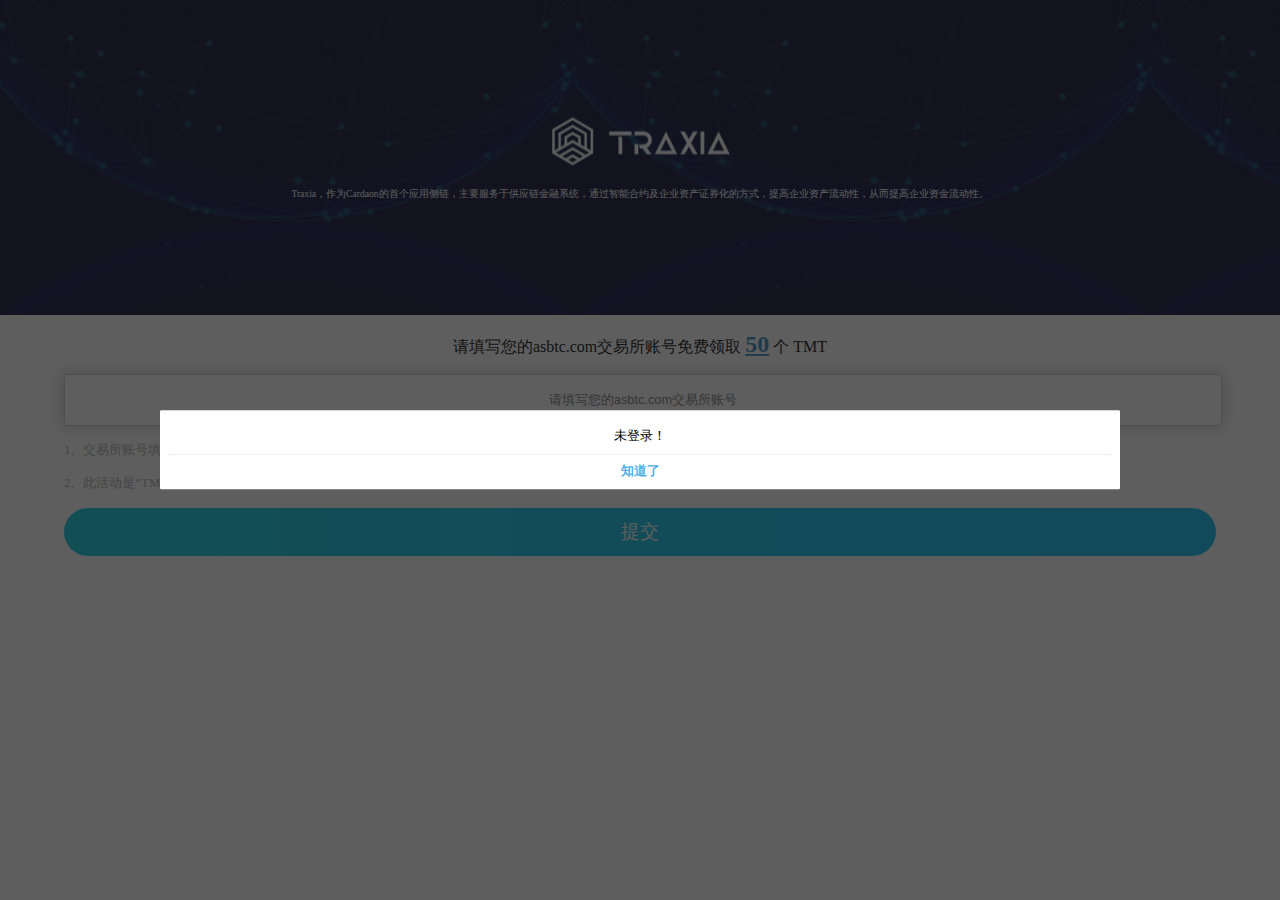
<file: index.html>
<!DOCTYPE html>
<html>
	<head>
		<meta charset="UTF-8">
		<meta name="viewport" content="initial-scale=1.0, maximum-scale=1.0, user-scalable=no" />
    	<meta name="screen-orientation"content="portrait" />
    	<meta name="x5-orientation"content="portrait" />
		<title>交易所账号绑定</title>
		<link rel="stylesheet" href="css/reset.css" />
    	<link rel="stylesheet" href="css/index.css" />
    	<link rel="stylesheet" href="css/alert_.css" />
		<style>
			
		</style>
	</head>
	<body>
		<div class="commonHeadPic textCenter">
			<div class="absoBox" id="picBox">
				<img src="img/logo_header.png" >
					<p class="colorWhite smallText" style="margin-top: 1rem;width: 100%;">Traxia，作为Cardaon的首个应用侧链，主要服务于供应链金融系统，通过智能合约及企业资产证券化的方式，提高企业资产流动性，从而提高企业资金流动性。</p>
			</div>
		</div>
		<div class="DSCBBox" style="padding-top: 0px;">
			<div class="commonContainer">
				<p class="textCenter midText" style="margin-top: 1rem;margin-bottom: 1rem;">
					请填写您的asbtc.com交易所账号免费领取
					<span class="bigText" style="color: #2e88bd;text-decoration: underline;font-weight: 600;">50</span>
					个 TMT
				</p>
				<input class="ethInput mismText" id="ethAdress" placeholder="请填写您的asbtc.com交易所账号">
				<!--<p class="colorFont mismText" style="margin-bottom: 1rem;">1、请勿使用任何交易平台钱包地址，需使用您自己掌握私钥的ERC20钱包地址，如imtoken</p>-->
				<p class="colorFont mismText" style="margin-bottom: 1rem;">1、交易所账号填写后不支持更改，请确认好填写的交易所账号信息准确</p>
				<p class="colorFont mismText" style="margin-bottom: 1rem;">2、此活动是“TMT项目方”为了增加项目知名度而联合“asbtc”一起发起的免费空投糖果活动，无任何收费行为</p>
				<button class="btnBigSize commonBtn colorWhite submitBtn upText" onclick="submit()">提交</button>
			</div>
		</div>
		
		
		<script type="text/javascript" src="js/jquery-1.10.1.min.js" ></script>
		<script type="text/javascript" src="js/alert.js" ></script>
		<script>
			if(!sessionStorage.getItem('vip_no')){
				alert_("未登录！")
				setTimeout(function(){
					window.location.href = "login.html";
				},1000)
			}
			
			
			function submit(){
				$(".submitBtn").attr("disabled","disabled")
				var ethAddr = $("#ethAdress").val()
				var vipNo = sessionStorage.getItem('vip_no')
				var reg = /^[A-Za-z0-9]+$/
				if(!ethAddr){
					alert_("请输入交易所账号！")
					$(".submitBtn").removeAttr("disabled")
					return false;
				}else if(!reg.test(ethAddr)){
					alert_("交易所账号不正确")
					$(".submitBtn").removeAttr("disabled")
					return false;
				}
				var parm = {
					vipNo: vipNo,
					ethAddr: ethAddr
				}
				$.ajax({
					type:"post",
					url: ajax_url() + "user/bindEthAddr",
					async:true,
					timeout:4000,
					data: parm,
					dataType: "json",
					success: function(data){
						console.log(data)
						if(data.code == "200"){
//							alert_(data.msg)
							setTimeout(function(){
								window.location.href = "copyAdress.html"
							},1000)
						}else {
							alert_(data.msg)
							$(".submitBtn").removeAttr("disabled")
						}
					}
				})	
			}
		</script>
	</body>
</html>
</file>
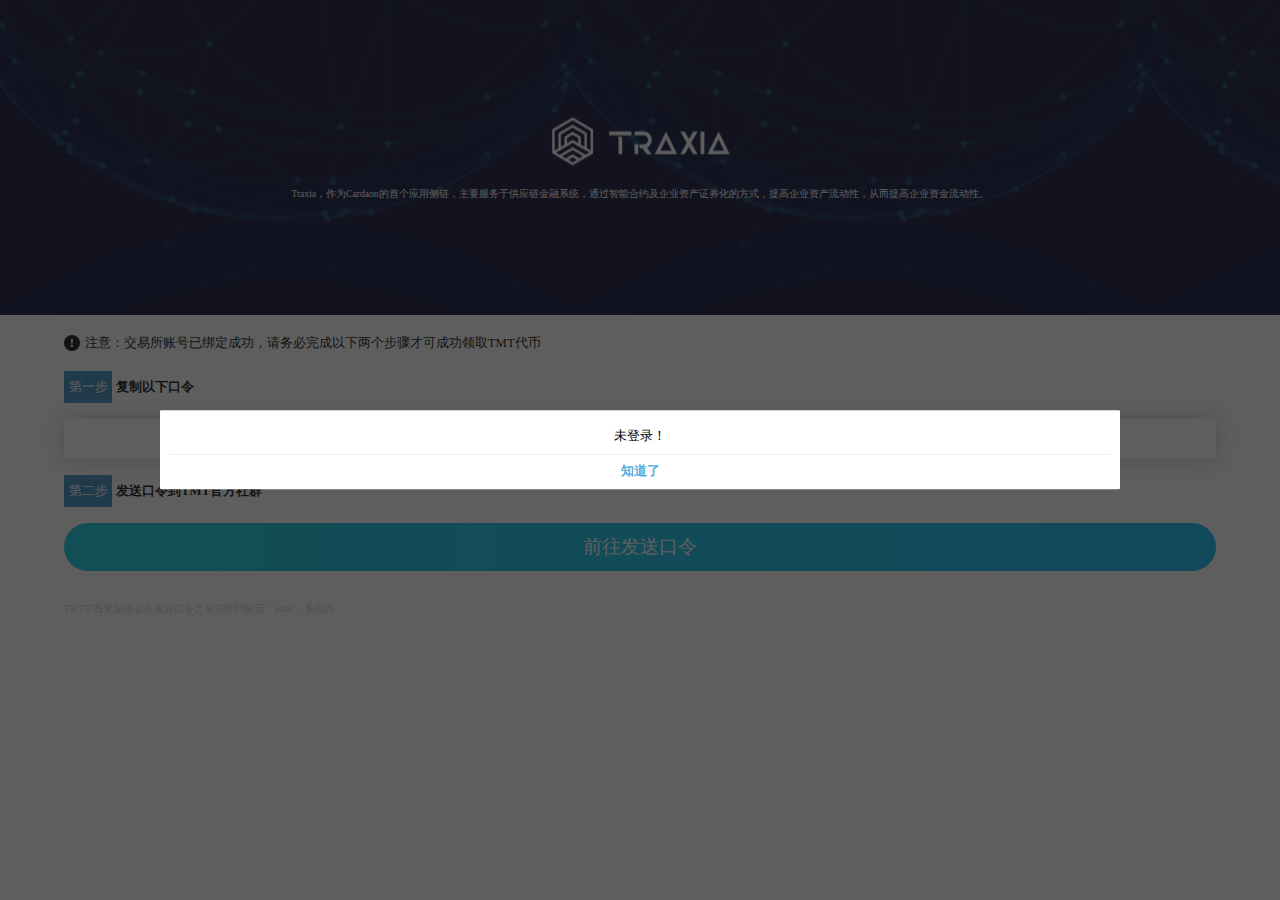
<file: copyAdress.html>
<!DOCTYPE html>
<html>

	<head>
		<meta charset="UTF-8">
		<meta name="viewport" content="initial-scale=1.0, maximum-scale=1.0, user-scalable=no" />
		<meta name="screen-orientation" content="portrait" />
		<meta name="x5-orientation" content="portrait" />
		<title>交易所账号绑定</title>
		<link rel="stylesheet" href="css/reset.css" />
		<link rel="stylesheet" href="css/index.css" />
		<link rel="stylesheet" href="css/alert_.css" />
		<style>

		</style>
	</head>

	<body>

		<div class="commonHeadPic textCenter">
			<div class="absoBox" id="picBox">
				<img src="img/logo_header.png">
				<p class="colorWhite smallText" style="margin-top: 1rem;width: 100%;">Traxia，作为Cardaon的首个应用侧链，主要服务于供应链金融系统，通过智能合约及企业资产证券化的方式，提高企业资产流动性，从而提高企业资金流动性。</p>
			</div>
		</div>
		<div class="DSCBBox" style="padding-top: 0;">
			<div class="commonContainer">
				<p class="mismText" style="margin-top: 1rem;margin-bottom: 1rem;line-height: 1.5rem;">
					<span style="width: 1rem;font-weight: 700;
    height: 1rem;
    border-radius: 0.5rem;
    background: #000;
    color: #fff;
    display: inline-block;
    line-height: 1rem;
    text-align: center;
    margin-right: 0.3rem;">!</span>注意：交易所账号已绑定成功，请务必完成以下两个步骤才可成功领取TMT代币
				</p>
				<p>
					<span class="spanTips">第一步</span>
					<span class="stepTips">复制以下口令</span>
				</p>
				<div class="copyVer">
					<div id="url_div" style="width: 65%;"></div>
					<div style="opacity: 0;position: absolute;top: 30px;"  id="url_address"></div>
					<span>|</span>
					<div class="" id="cope_btn" style="cursor: pointer;">点击复制</div>
				</div>

				<p style="margin-bottom: 1rem;">
					<span class="spanTips">第二步</span>
					<span class="stepTips">发送口令到TMT官方社群</span>
				</p>

				<button class="btnBigSize commonBtn colorWhite" id="submit">前往发送口令</button>

				<p style="margin-top: 2rem;font-size: 0.6rem;color: #ccc;">
					TMT空投奖励将会在发送口令之后实时到账至「asbtc」系统内
				</p>
			</div>
		</div>

		<div class="com-pop" style="display: none;">
			<div class="com-pop-mask"></div>
			<div class="com-pop-box">
				<div class="com-pop-box-close">
					<img src="img/close.png" />
				</div>
				<div class="com-pop-box-title">
					<div class="midText">领取代币（2/2）</div>
				</div>
				<div class="com-pop-box-content">
					<div class="intro mismText">
						<div style="line-height: 1.2rem;font-size: 0.8rem;">添加官方社群小秘<br>发送口令</div>
					</div>
					<div class="com-pop-box-content-ecode">
						<div class="img-wrapper">
							<img src="img/erweima.png" class="img">
						</div>
						<div class="bg">
						</div>
						<div class="desc mismText">可长按二维码识别添加</div>
					</div>
				</div>
			</div>
		</div>
		<script type="text/javascript" src="js/jquery-1.10.1.min.js"></script>
		<script type="text/javascript" src="js/alert.js"></script>
		<script src="js/clipboard.min.js"></script>
		<script>
			if(!sessionStorage.getItem('vip_no')) {
				alert_("未登录！")
				setTimeout(function() {
					window.location.href = "login.html";
				}, 1000)
			}

			$("#url_address").html(sessionStorage.getItem('shareCode'))
			$("#url_div").html(sessionStorage.getItem('shareCode'))
			$("#submit").click(function() {
				$(".com-pop").addClass('show').show()
			})
			$(".com-pop-box-close").click(function() {
				$(".com-pop").removeClass('show').hide()
			})

			var clipboard = new Clipboard('#cope_btn', {
				target: function() {
					return document.querySelector('#url_address');
				}
			});

			clipboard.on('success', function(e) {
				alert_("复制成功")
			});

			clipboard.on('error', function(e) {
				alert_("复制成功!")

			});
		</script>
	</body>

</html>
</file>
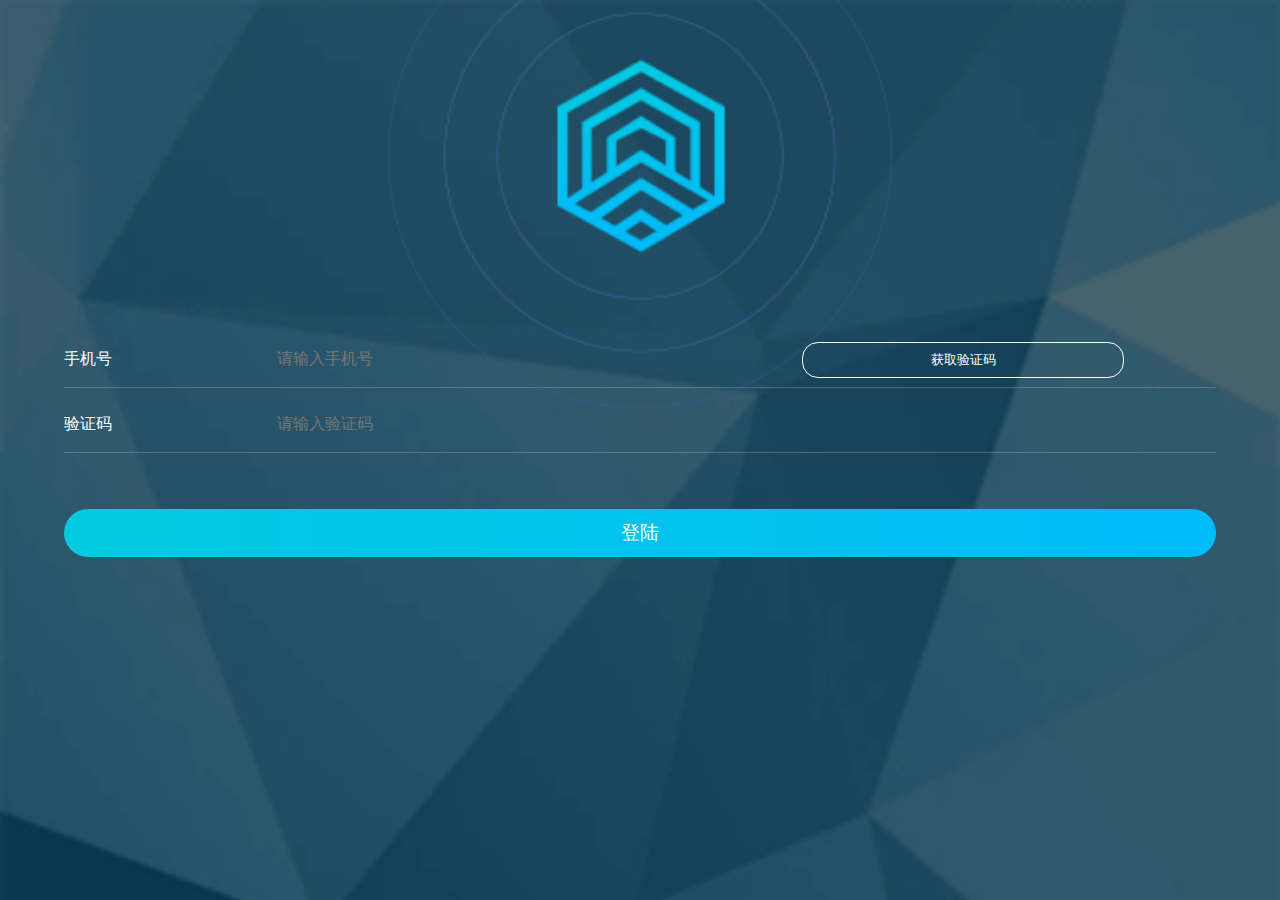
<file: login.html>
<!DOCTYPE html>
<html>
	<head>
		<meta charset="UTF-8">
		<meta name="viewport" content="initial-scale=1.0, maximum-scale=1.0, user-scalable=no" />
    	<meta name="screen-orientation"content="portrait" />
    	<meta name="x5-orientation"content="portrait" />
		<title>登陆</title>
		<link rel="stylesheet" href="css/reset.css" />
    	<link rel="stylesheet" href="css/index.css" />
    	<link rel="stylesheet" href="css/alert_.css" />
		<style>
			
		</style>
	</head>
	<body>

		<div class="commonHeadPic loginHeadPic textCenter">
			<div class="absoBox" id="picBox" style="width: 50%;">
				<img src="img/Logo.png"  onclick="return false" width="80%">
			</div>
		</div>
		<div class="commonContainer" style="margin-top: 1rem;" id="contentBox">
			<div class="formBox">
				<div class="inputBox">
					<div class="inputBoxCell ">
						<label>手机号</label>
						<input class="" type="text" id="phone" placeholder="请输入手机号" />
						<input type="button"  onclick="settime(this)" style="font-size:0.8rem;" class=" codeBtn  btn_Code" value="获取验证码" >
					</div>
					<div class="inputBoxCell clearfix">
						<label>验证码</label>
						<input  type="text" id="veriCode" placeholder="请输入验证码"/>
					</div>
				</div>
				<button class="commonBtn btnBigSize colorWhite textCenter login_btn" style="margin-top: 3rem;" onclick="loginByPhone()">登陆</button>
			</div>
		</div>
		
	
		
		<script type="text/javascript" src="js/jquery-1.10.1.min.js" ></script>
		<script type="text/javascript" src="js/alert.js" ></script>
		<script>
		$(".btn_Code").get(0).addEventListener("click",function(e){
			get_code()
		})
		var countdown=30; 
		function settime(obj) { 
			if (countdown == 0) { 
				$(obj).removeAttr("disabled"); 
				$(obj).val("获取验证码"); 
				countdown = 30; 
				return;
			} else { 
				$(obj).attr("disabled", "disabled"); 
				$(obj).val(countdown+"s后发送"); 
				countdown--; 
			} 
			setTimeout(function() { 
				settime(obj) 
			},1000) 
		}
		
		/*获取验证码*/
		function get_code(){
			var phone = $("#phone").val();
			if(!phone){
				alert_("请输入手机号码！");
				countdown = 0;
				return
			}
			if(!reg_phone(phone)){
				countdown = 0;
				return 
			}
			var parm = {
				phone: phone
			}
			$.ajax({
				type:"post",
				url: ajax_url()+"user/sendSms",
				async:true,
				data: parm,
				success:function(data){
				console.log(data)
//					var data = eval("("+data+")")
					if(data.code == '0000'){
//							alert_(data.msg);
							
						}else{
							alert_(data.error);
							
						}
				}
			});
		}
		function loginByPhone(){
			var search = location.search;
			var invite = ''
			if(search){
				var arr = [];
				search = search.substring(1);
				arr = search.split("=");
				/*获取invite*/
				invite = arr[1];
			}
			var phone = $("#phone").val();
			var veriCode = $("#veriCode").val();
				
				$(".login_btn").attr("disabled","disabled");
				
				if(!phone){
					alert_("请输入手机号码！")
					$(".login_btn").removeAttr("disabled");
					return false;
				}
				if(!veriCode){
					alert_("请输入密码！")
					$(".login_btn").removeAttr("disabled");
					return false;
				}
				var parm = {
					phone: phone,
					verCode: veriCode,
					invite: invite
				}
				$.ajax({
					type:"post",
					url: ajax_url() + "user/login",
					async:true,
					timeout:4000,
					data: parm,
					dataType: "json",
					success: function(data){
						console.log(data)
						if(data.code == '200'){
							sessionStorage.setItem('vip_no',data.data.user.vip_no)
							sessionStorage.setItem('shareCode',data.data.user.shareCode)
							sessionStorage.setItem('eth_addr',data.data.user.eth_addr)
							sessionStorage.setItem('shareNum',data.data.user.shareNum)
							if(!data.data.isBind){
								setTimeout(function(){
									window.location.href = 'index.html'
								},1000)
								
							}else {
								setTimeout(function(){
									window.location.href = 'shareLink.html'
								},1000)
							}	
						}else{
							$(".login_btn").removeAttr("disabled");
							alert_(data.msg)
						} 
						
					}
				})
			}
			
		</script>
	</body>
</html>
</file>
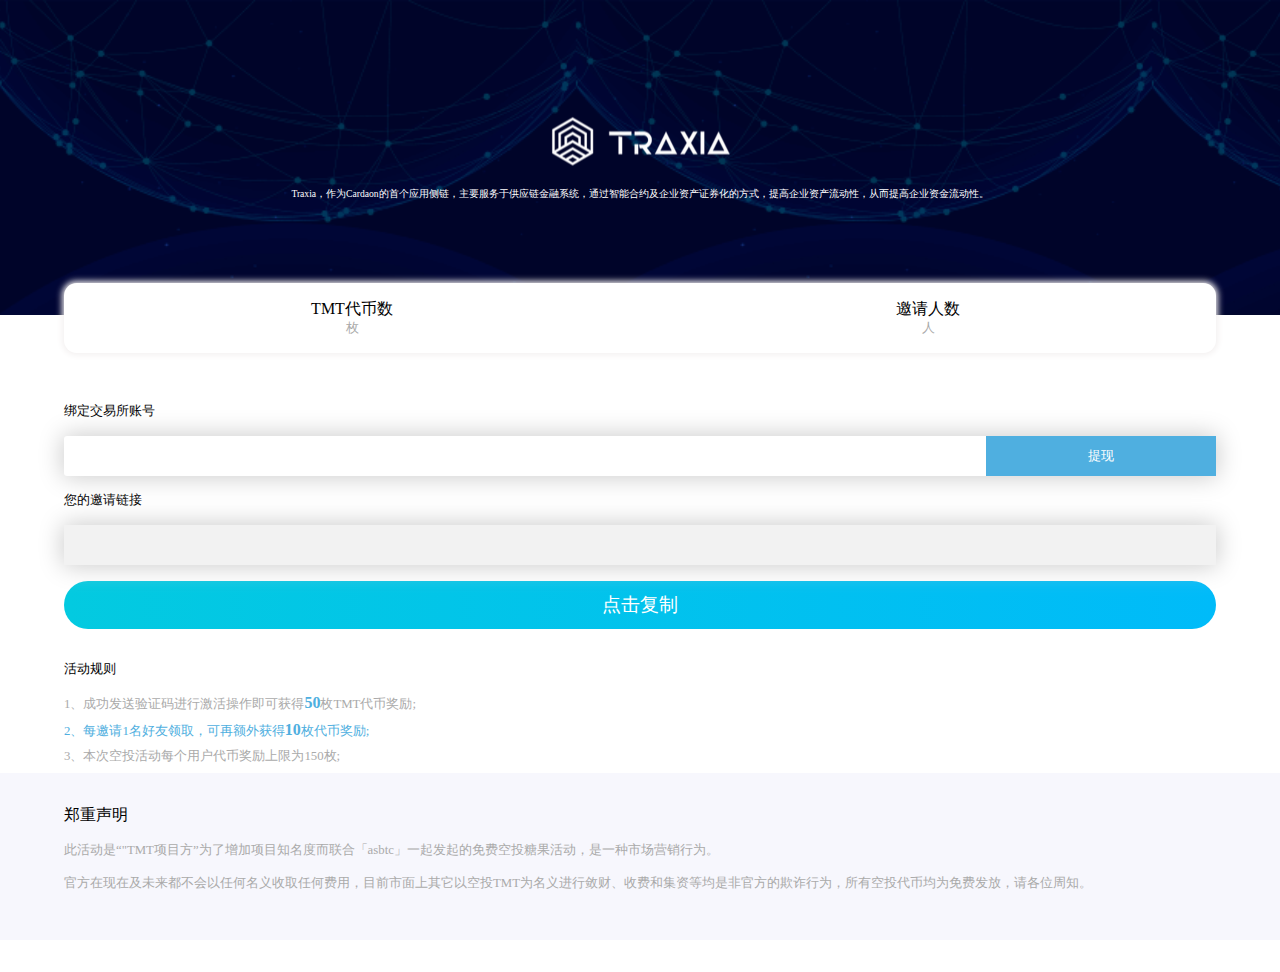
<file: shareLink.html>
<!DOCTYPE html>
<html>
	<head>
		<meta charset="UTF-8">
		<meta name="viewport" content="initial-scale=1.0, maximum-scale=1.0, user-scalable=no" />
    	<meta name="screen-orientation"content="portrait" />
    	<meta name="x5-orientation"content="portrait" />
		<title>TMT</title>
		<link rel="stylesheet" href="css/reset.css" />
    	<link rel="stylesheet" href="css/index.css" />
    	<link rel="stylesheet" href="css/alert_.css" />
		<style>
			.bwui-dialog{
				z-index: 99999;
			}
		</style>
	</head>
	<body>

		<div class="commonHeadPic textCenter">
			<div class="absoBox" id="picBox">
				<img src="img/logo_header.png" >
					<p class="colorWhite smallText" style="margin-top: 1rem;width: 100%;">Traxia，作为Cardaon的首个应用侧链，主要服务于供应链金融系统，通过智能合约及企业资产证券化的方式，提高企业资产流动性，从而提高企业资金流动性。</p>
			</div>
		</div>
		<div class="clearfix HDANumBox textCenter">
			<div class="left">
				<p class="midText">TMT代币数</p>
				<p class="colorBlue bigText" id="num"></p>
				<p class="colorFont mismText">枚</p>
				
			</div>
			<div class="right">
				<p class="midText">邀请人数</p>
				<p class="colorBlue bigText" id="shareNum"></p>
				<p class="colorFont mismText">人</p>
			</div>
			
		</div>
		<div class="DSCBBox">
			<div class="commonContainer">
				<p class="mismText" style="margin-top: 1rem;margin-bottom: 1rem;">
					绑定交易所账号
				</p>
				
				<div class="copyVer">
					<div class="smallText" id="ethAddr" style="overflow: hidden;background: rgba(242, 242, 242, 1);width: 80%;padding-left: 0;"></div>
					<button class="colorWhite txBtn" onclick="txSubmit()">提现</button>
				</div>
				
				<p class="mismText" style="margin-top: 1rem;margin-bottom: 1rem;">
					您的邀请链接
				</p>
				<div class="copyVer">
					<p class="smallText" id="shareUrl" style="background: rgba(242, 242, 242, 1);width: 100%;line-height: 2.5rem; height: 2.5rem;overflow: hidden;padding-left: 0;"></p>
					
				</div>
				<button class="btnBigSize commonBtn colorWhite" id="cope_btn">点击复制</button>
				
				<div class="mismText" style="margin-top: 2rem;">
     				
     				<p style="margin-bottom: 1rem;">活动规则</p>
					<p class="colorFont" style="margin-bottom: 0.5rem;">1、成功发送验证码进行激活操作即可获得<span class="colorBlue midText bold">50</span>枚TMT代币奖励;</p>
					<p class="colorBlue" style="margin-bottom: 0.5rem;">2、每邀请1名好友领取，可再额外获得<span class="midText bold">10</span>枚代币奖励;</p>
					<p class="colorFont" style="margin-bottom: 0.5rem;">3、本次空投活动每个用户代币奖励上限为150枚;</p>
					
    			</div>
			</div>
			<div class="noticeHeavy ">
				<p>郑重声明</p>
				<p class="colorFont mismText">此活动是“"TMT项目方”为了增加项目知名度而联合「asbtc」一起发起的免费空投糖果活动，是一种市场营销行为。</p>
				<p class="colorFont mismText">官方在现在及未来都不会以任何名义收取任何费用，目前市面上其它以空投TMT为名义进行敛财、收费和集资等均是非官方的欺诈行为，所有空投代币均为免费发放，请各位周知。</p>
			</div>
		</div>
		
		
		<script type="text/javascript" src="js/jquery-1.10.1.min.js" ></script>
		<script type="text/javascript" src="js/alert.js" ></script>
		<script type="text/javascript" src="js/clipboard.min.js" ></script>
		<script>
//			if(!sessionStorage.getItem('vip_no')){
//				alert_("未登录！")
//				setTimeout(function(){
//					window.location.href = "login.html";
//				},1000)
//			}
			
			
			var vipNo = sessionStorage.getItem('vip_no')
			var parm = {
				vipNo: vipNo
			}
			
			$.ajax({
					type:"post",
					url: ajax_url() + "user/getUserDetailData",
					async:true,
					timeout:4000,
					data: parm,
					dataType: "json",
					success: function(data){
						console.log(data)
						if(data.code == "200"){
							$("#shareUrl").html(data.data.shareUrl)
							$("#num").html(data.data.num)
							$("#shareNum").html(data.data.shareNum)
							$("#ethAddr").html(data.data.ethAddr)
							var clipboard = new Clipboard('#cope_btn', {
								text: function() {
						            return data.data.shareUrl
						        }
							});
										
							clipboard.on('success', function (e) {
								alert_("复制成功")
								
							});
										
							clipboard.on('error', function (e) {
								alert_("复制成功!")
							});
						}
					}
				})
			
			
			function txSubmit(){
				$(".txBtn").attr("disabled","disabled")
				var vipNo = sessionStorage.getItem('vip_no')
				var parm = {
					vipNo: vipNo
				}
				$.ajax({
					type:"post",
					url: ajax_url() + "user/withdrawCash",
					async:true,
					timeout:4000,
					data: parm,
					dataType: "json",
					success: function(data){
						console.log(data)
						if(data.code == "200"){
							alert_(data.msg)
						}else {
							alert_(data.msg)
							$(".submitBtn").removeAttr("disabled")
						}
					}
				})
			}
		</script>
	</body>
</html>
</file>
<file: css/index.css>
/*content*/
#content{
	padding-bottom: 3.5rem;
	width: 100%;
	height: 100%;
}
.commonContainer{
	width: 90%;
	margin: 0 auto;
}
/*index*/
.indexHead{
	position: relative;
}
.indexHeadTitle{
	position: absolute;
    top: 50%;
    left: 50%;
    transform: translate(-50%,-50%);
    width: 100%;
}
.indexNews{
	background: rgb(56,59,108);
	padding-top: 0.5rem;
    padding-bottom: 0.5rem;
}
.indexNewsCell{
	height: 4rem;
	margin-left: 0.5rem;
    margin-right: 0.5rem;
    border-bottom: 1px solid rgb(113,115,168);
    padding-bottom: 0.5rem;
}
.indexNewsCell:last-child{
	border-bottom: none;
}
/*distributionContent*/
.distributionBox{
	background: url(../img/distributionHead.png) no-repeat;
    width: 100%;
    height: 100%;
    background-size: contain;
}	
.container{
	padding: 0 5%;
	padding-bottom: 3.5rem;
}

.distributionTj{
	padding: 0 10%;
	padding-top: 7.5rem;
}
.distributionTj .left,.distributionTj .right{
	width: 50%;
	text-align: center;
}
.distributionTz{
	padding-top: 5.5rem;
}
.distributionTzCell{
	width: 33%;
	text-align: center;
	margin-bottom: 1.5rem;
}
.distributionTzCell .distributionTzPic{
	display: inline-block;
	width: 4rem;
	height: 4rem;
	border-radius: 50%;
	background: #fff;
}
.distributionTzCell .distributionTzPic img{
	transform: translateY(50%);
    width: 2rem;
    /*margin-top: -1rem;*/
}
.distributionTzCell p{
	margin-top: 0.5rem;
}	

/*memberConter*/
.memberBox{
	background: url(../img/memberHead.png) no-repeat;
    width: 100%;
    height: 100%;
    background-size: contain;
}
.memberBoxTitle{
	padding: 1rem;
}
.memberBoxHead{
	border-radius: 0.25rem;
	border: 1px solid rgba(165, 129, 129, 0.6);
    width: 92%;
    margin-left: 2.5%;
    padding-top: 0.5rem;
    padding-bottom: 0.5rem;
}
.memberBoxHead .memberBoxHeadCell{
	padding-left: 1rem;
	padding-bottom: 0.2rem;
}
.memberBoxHead .memberBoxHeadCell:last-child{
	padding-bottom: 0rem;
}


.memberBoxHeadCellPic,.memberBoxBodyCellPic {
	width: 2rem;
    height: 2rem;
    text-align: center;
}
.memberBoxHeadCellPic img,.memberBoxBodyCellPic img{
	width: 1.5rem;
    margin-top: 0.25rem;
}
.memberBoxHeadCellWo{
	line-height: 2rem;
	margin-left: 1rem;
}

.memberBoxBody{
	background: rgb(56,59,108);
	width: 90%;
	margin: 1rem auto;
}
.memberBoxBody:last-child{
	margin-bottom: 4rem;
}
.memberBoxBodyCell{
	height: 3rem;
	margin-left: 0.5rem;
    margin-right: 0.5rem;
}

.memberBoxBodyCellPic{
	margin-top: 0.5rem;
}
.memberBoxBodyCell .left p{
	line-height: 3rem;
	
}

.memberBoxBodyCell .right{
	line-height: 3rem;
}
.memberBoxBodyCell .right img{
	transform: scale(0.7);
    margin-top: 0.8rem;
    margin-right: 0.5rem;
}
.walletAdress{
	border-bottom: 1px solid rgb(113,115,168);
}
.totalMon{
	margin: 1rem 0.5rem;
    border-bottom: 1px solid;
    padding-top: 1rem;
    padding-bottom: 1rem;
}
.memberDetail{
	padding-bottom: 1rem;
	padding-top: 1rem;
}
/*stock*/
.stockBtn{
	position: fixed;
	left: 0;
	bottom: 3.5rem;
	border: none;
	background: #0CA99E;
	color: #fff;
	width: 100%;
	height: 3rem;
	font-size: 1.6rem;
}

/*footer*/

footer {
	display: flex;
	position: fixed;
	bottom: 0;
	left: 0;
	width: 100%;
	height: 3.5rem;
	background: rgb(53,56,108);
}

footer div {
	flex: 1;
	text-align: center;
	position: relative;
}

footer div p {
	position: absolute;
	left: 50%;
	width: 4.25rem;
	height: 4.25rem;
	transform: translateX(-50%) scale(0.6);
	top: -0.55rem;
}

footer div span {
	width: 100%;
	height: 30%;
	display: inline-block;
	position: absolute;
	bottom: 0.25rem;
	font-size: 1.25rem;
	transform: translateX(-50%) scale(0.6);
	color: #666;
}

.to_index p {
	background: url(../img/index.png) no-repeat center;
}

.to_wallet p {
	background: url(../img/wallet.png) no-repeat center;
}

.to_task p {
	background: url(../img/task.png) no-repeat center;
}

.to_membercenter p {
	background: url(../img/member.png) no-repeat center;
}

.footer_active{
	background: -webkit-linear-gradient(left, rgb(249, 1, 139), rgba(1, 126, 240, 1)); /* Safari 5.1 - 6.0 */
	background: -o-linear-gradient(right, rgb(249, 1, 139), rgba(1, 126, 240, 1)); /* Opera 11.1 - 12.0 */
	background: -moz-linear-gradient(right, rgb(249, 1, 139), rgba(1, 126, 240, 1)); /* Firefox 3.6 - 15 */
	background: linear-gradient(to right, rgb(249, 1, 139), rgba(1, 126, 240, 1)); /* 标准的语法 */
}




/*commonHead*/
.header_common {
	height: 8%;
	width: 100%;
	text-align: center;
	display: table;
	position: absolute;
	z-index: 2;
}
.header_common p {
	color: #fff;
	vertical-align: middle;
	display: table-cell;
	font-size: 1.2rem;
}
.header_common img {
	position: absolute;
	width: 10%;
	height: 3.5rem;
	transform: translateY(-50%) scale(0.3);
	left: 0;
	top: 50%;
}
.header_common span{
	position: absolute;
	width: 20%;
	transform: translateY(-50%);
	right: 0.5rem;
	top: 50%;
}
.header_common_detail{
	background: rgb(53,56,108);
	position: relative;
}

.btnBox{
	
}
.commonStyle{
	display: inline-block;
	background: #fff;
	border-radius: 0.2rem;
	margin-bottom: 1rem;
}
.commonBox{
	background: rgb(53,56,108);
	margin-bottom: 1rem;
	
}
.bonusDetailCell{
	border-bottom: 1px solid #eee;
	margin-left: 0.5rem;
	margin-right: 0.5rem;
}
.twoBox{
	line-height: 2.5rem;
}
.threeBox{
	margin-top: 1rem;
	margin-left: 0.5rem;
    margin-right: 0.5rem;
    border: 1px solid #ccc;
    border-radius: 0.25rem;
    padding: 0.5rem;
    background: #f6f6f6;
}
.addressBtn{
	padding-left: 0.5rem;
    padding-right: 0.5rem;
    width: 90%;
	height: 3rem;
	line-height: 3rem;
	line-height: 3rem;
    display: inline-block;
}
.addressBtn img{
	width: 1.5rem;
	margin-top: 0.75rem;
}
.addressBtn span{
	vertical-align: top;
}
.addressCell{
	padding-left: 0.5rem;
    padding-right: 0.5rem;
}
.addressDetail{
	border-bottom: 1px solid rgb(113,115,168);
	padding-top: 0.5rem;
	padding-bottom: 0.5rem;
}
.addressCz{
	padding-top: 0.5rem;
	padding-bottom: 0rem;
}
.addressCz{
	height: 2.5rem;
}
.addressCz img{
	vertical-align: middle;
	width: 1.2rem;
}
.addressCz span{
	vertical-align: top;
}
.bankCardCell{
	background: url(../img/bankCardBg.png) no-repeat center center;
	background-size: cover;
	width: 90%;
	border-radius: 0.5rem;
}
.bankCardDetail{
	padding: 0.8rem;
}
.bankCardDetail img{
	transform: scale(0.8);
}
.commonHeadPic{
	background: url(../img/head_bg.png);
	background-size: contain;
	width: 100%;
	position: relative;
	height: 35%;
}
.loginHeadPic{
	background: transparent;
}
.DSCBBox{
	position: absolute;
	top: 35%;
	width: 100%;
	min-height: 65%;
	background: #fff;
	padding-top: 4.5rem;
}

.absoBox{
	position: absolute;
	top: 50%;
	left: 50%;
	width: 90%;
	transform: translate(-50% , -50%);
}
.ethInput{
    width: 100%;
    height: 3rem;
    line-height: 3rem;
    text-align: center;
    border: 1px solid #ccc;
    box-shadow: 0 0 1rem 0.1rem #ccc;
    border-radius: 0.2rem;
    outline: none;
    margin-bottom: 1rem;
}
button.commonBtn{
	outline: none;
}


.inputBoxCell{
	line-height: 3.5rem;
	margin-bottom: 0.5rem;
	border-bottom: 1px solid rgb(255,255,255,0.2);
}
.bankCardInput .inputBoxCell{
	line-height: 3rem;
}

.inputBoxCell img{
	vertical-align: middle;
	transform: scale(0.8);
}
.inputBoxCell input{
	display: inline-block;
	border: none;
	outline: none;
	font-size: 1rem;
	line-height: 3rem;
	background: transparent;
	color: #00BBF9;
	width: 45%;
}
.inputBoxCell label{
	display: inline-block;
	text-align: left;
	color: #fff;
	width: 18%;
}
.inputBoxCell input.btn_Code{
	width: 28%;
	border: 1px solid #fff;
	border-radius: 1rem;
	line-height: 2rem;
	color: #fff;
	/*padding-left: 0.5rem;
    padding-right: 0.5rem;*/
	
}
.inputSpan{
	padding: 0.2rem 0.5rem;
    background: #0CA99E;
    color: #fff;
    border-radius: 0.2rem;
}
.inputBtn{
	border: none;
	outline: none;
}
.spanTips{
	display: inline-block;
	background: #2e88bd;
	border-radius: 0.1rem;
	color: #fff;
	width: 3rem;
	height: 2rem;
	text-align: center;
	line-height: 2rem;
	font-size: 0.8rem;
}
.stepTips{
	height: 2rem;
	text-align: center;
	line-height: 2rem;
	font-size: 0.8rem;
	font-weight: 600;
}
.copyVer{
	position: relative;
	width: 100%;
	height: 2.5rem;
	box-shadow: 0 0 1.5rem 0.1rem #ccc;
	border-radius: 0.2rem;
	margin-bottom: 1rem;
	margin-top: 1rem;
}
.copyVer span{
	color: #ccc;
	font-size: 1.5rem;
}
.copyVer button{
	width: 20%;
	height: 2.5rem;
	outline: none;
	border: none;
	float: right;
	background: rgb(79,175,224);
	
}
.copyVer div{
	display: inline-block;
	line-height: 2.5rem;
}
.copyVer div:first-child{
	padding-left: 0.5rem;
	width: 70%;
}

.HDANumBox{
	position: absolute;
	top: 35%;
	margin-top: -2rem;
	left: 50%;
	width: 90%;
	padding-top: 1rem;
	padding-bottom: 1rem;
	transform: translateX(-50%);
	border-radius: 0.8rem;
	background: #fff;
	z-index: 2;
    box-shadow: 0 0 0.4rem 0.1rem #f3f0f0;
}
.HDANumBox .left,.HDANumBox .right{
	width: 50%;
}
.noticeHeavy{
	width: 100%;
	text-align: center;
	background: rgb(247,247,253);
	padding-top: 2rem;
	padding-bottom: 2rem;
	margin-bottom: 1.5rem;
}
.noticeHeavy p{
	width: 90%;
	padding-left:5%;
	text-align: left;
	padding-bottom: 1rem;
}
.bold{
	font-weight: 600;
}
.submitCoupon{
	width: 30%;
	height: 2rem;
	margin-top: -1rem;
	outline: none;
	border: none;
}
#walletType,#addrID{
	width: 10rem;
    border: none;
    outline: none;
    text-align: right;
}
.contentBox{
	padding: 1rem 0.5rem 2rem 0.5rem;
}

.showBtn{display: none;}


.shopBoxCell{
	width: 47.5%;
	background: rgb(56,53,108);
	display: inline-block;
	float: left;
	margin-top: 0.5rem;
	margin-bottom: 0.5rem;
}
.shopBoxCell:nth-child(odd){
	margin-right: 5%;
}
.shopBoxCell:last-child{
	margin-bottom: 4rem;
}
.shopDetail{
	margin: 0.5rem;
}
.buyShop{
	line-height: 2rem;
	height: 2rem;
	display: inline-block;
	padding-left: 0.5rem;
	padding-right: 0.5rem;
}
.poundageBox{
	display: none;
}
.memberBoxBodyCellwallet{
	height: auto;
	    margin-left: 0.5rem;
    margin-right: 0.5rem;
}
.memberBoxBodyCellwallet div{
	height: 2.5rem;
	line-height: 2.5rem;
}
.shopImgBox{
	position: relative;
	width: 100%;
	height: 8rem;
	overflow: hidden;
	
}
.shopImgBox img{
	position: absolute;
	width: 100%;
	height: auto;
	top: 50%;
	left: 50%;
	transform: translate(-50%,-50%);
}

/* 弹出框*/
.com-pop {
    position: fixed;
    z-index: 100;
}
.com-pop-box {
    left: 0;
    bottom: 0;
    width: 100%;
    min-height: 50%;
    background: #fff;
    border-radius: 0.8rem 0.8rem 0 0;
    transform: translate3d(0,20%,0);
    opacity: 0;
}
.com-pop-box, .com-pop-mask {
    position: absolute;
    z-index: 1;
}
.com-pop-mask {
    background: rgba(0,0,0,.65);
    opacity: .2;
}
.com-pop, .com-pop-mask {
    left: 0;
    top: 0;
    width: 100%;
    height: 100%;
}
.com-pop.show .com-pop-mask {
    animation: com-pop-mask-show .3s ease-out forwards;
}
.com-pop.show .com-pop-box {
    animation: com-pop-box-show .4s .3s ease-out forwards;
}
@keyframes com-pop-mask-show{
	0% {
	    opacity: .2;
	}
	100% {
	    opacity: 1;
	}
}
@keyframes com-pop-box-show{
	0% {
	    opacity: 0;
	}
	
	30% {
	    opacity: 1;
	}
	100% {
	    opacity: 1;
	    transform: translateZ(0);
	}
}
.com-pop-box-close {
    position: absolute;
    z-index: 2;
    right: 0;
    top: 0;
    padding: 0.5rem;
}
.page-for-dscb .com-pop-box-title {
    color: #21313f;
}
.com-pop-box-title {
    font-weight: 700;
    font-size: .48rem;
    padding: .4rem .53333rem;
}
.page-for-dscb .com-pop-box-content .intro {
    color: #202f3b;
}

.com-pop-box-content .intro {
    font-size: 0.6rem;
    line-height: .64rem;
    text-align: center;
    padding: .26667rem 0 0;
}
.com-pop-box-content-ecode {
    position: relative;
    z-index: 1;
    margin: .93333rem 0 0;
    padding: 0 0 1rem;
}
.page-for-dscb .com-pop-box-content-ecode .img-wrapper {
    border: .02667rem solid #2e88bd;
}

.com-pop-box-content-ecode .img-wrapper {
    position: relative;
    z-index: 2;
    border-radius: .05333rem;
    width: 50%;
    height: 50%;
    margin: 0 auto;
}
.com-pop-box-content-ecode .img-wrapper img{
	display: block;
    width: 100%;
}
.page-for-dscb .com-pop-box-content-ecode .bg {
    background: #3796ce;
}

.com-pop-box-content-ecode .bg {
    position: absolute;
    z-index: 1;
    right: 0;
    left: 0;
    margin: 0 auto;
    top: 0;
    transform: translate3d(.4rem,.4rem,0);
    width: 5.33333rem;
    height: 5.33333rem;
}
.page-for-dscb .com-pop-box-content-ecode .desc {
    color: #aaa;
}

.com-pop-box-content-ecode .desc {
    font-size: 0.8rem;
    letter-spacing: .13333rem;
    line-height: .64rem;
    margin: .8rem 0 0;
    text-align: center;
}
</file>
<file: css/alert_.css>
.bwui-dialog, .bwui-dialog-mask {
    left: 0;
    top: 0;
    width: 100%;
    height: 100%;
}

.bwui-dialog {
    position: fixed;
    z-index: 100;
}
.bwui-dialog-mask {
    opacity: 1;
    animation: bwui-dialog-mask-show .25s forwards;
}

.bwui-dialog-mask {
    position: absolute;
    z-index: 1;
    background: rgba(25,25,25,.7);
    opacity: 1;
}

@keysframes bwui-dialog-mask-show{
	100%{
		opacity: 1;
	}
}


.bwui-dialog-box {
    transform: translate3d(-50%,-40%,0);
    opacity: 1;
    animation: bwui-dialog-box-show .6s .25s cubic-bezier(0,.47,.45,1.15) forwards;
}

.bwui-dialog-box {
    position: absolute;
    z-index: 1;
    left: 50%;
    top: 50%;
    width: 75%;
    background: #fff;
    border-radius: .08rem;
    transform: translate3d(-50%,-50%,0);
}
@keysframes bwui-dialog-box-show{
	25% {
    opacity: 1;
	}
	
	100% {
	    opacity: 1;
	    transform: translate3d(-50%,-50%,0);
	}
}

.page-for-hda .bwui-dialog-box-title {
    color: #21313f;
}
.bwui-dialog-box-content, .bwui-dialog-box-title {
    line-height: 1.5;
    margin: 0 1.06667rem;
    text-align: center;
}
.bwui-dialog-box-title {
    font-weight: 700;
    font-size: 0.8rem;
    padding: .53333rem 0 0;
}
.page-for-hda .bwui-dialog-box-content {
    color: gray;
}
.bwui-dialog-box-content {
    font-size: 0.8rem;
    padding: 0.5rem 0 0;
    word-break: break-all;
}
.bwui-dialog-box-footer {
    position: relative;
    z-index: 1;
    margin: .53333rem .53333rem 0;
    display: flex;
    align-items: center;
}
.bwui-dialog-box-footer:before {
    content: "";
    position: absolute;
    z-index: 1;
    left: 0;
    top: 0;
    width: 100%;
    height: .02667rem;
    background: #dcdcdc;
    transform-origin: 0 100%;
    transform: scaleY(.5);
}
.bwui-dialog-box-footer .button {
    color: #4fafe0;
}
.bwui-dialog-box-footer .button {
    width: 100%;
    text-align: center;
    padding: 0.5rem 0;
    font-size: 0.8rem;
    line-height: 1.5;
    font-weight: 700;
}






















.divFixBox{
	position: fixed;
	width: 100%;
	height: 100%;
	top: 0;
	left: 0;
}
.fadeBox{
	position: fixed;
	width: 100%;
	height: 100%;
	top: 0;
	left: 0;
	background: rgba(25,25,25,0.7);
}
.alert {
	position: absolute;
	left: 50%;
	top: 30%;
	width: 60%;
	background: #000;
	color: #fff;
	line-height: 2rem;
	text-align: center;
}

.fade {
	opacity: 0;
	animation: fade 3s;
	-webkit-animation: fade 3s;
	-moz-animation: fade 3s;
	-o-animation: fade 3s;
	-ms-animation: fade 3s;
	animation-fill-mode: both;
}

@keyframes fade {
	0%,
	100% {
		opacity: 0;
		transform: translate(-50%) scale(0);
		-moz-transform: translate(-50%) scale(0);
		-webkit-transform: translate(-50%) scale(0);
		-o-transform: translate(-50%) scale(0);
	}
	5%,
	50%,
	95% {
		opacity: 1;
		transform: translate(-50%) scale(1);
		transform: translate(-50%) scale(1);
		-moz-transform: translate(-50%) scale(1);
		-webkit-transform: translate(-50%) scale(1);
		-o-transform: translate(-50%) scale(1);
	}
}
@-moz-keyframes fade {
	0%,
	100% {
		opacity: 0;
		transform: translate(-50%) scale(0);
		-moz-transform: translate(-50%) scale(0);
		-webkit-transform: translate(-50%) scale(0);
		-o-transform: translate(-50%) scale(0);
	}
	5%,
	50%,
	95% {
		opacity: 1;
		transform: translate(-50%) scale(1);
		transform: translate(-50%) scale(1);
		-moz-transform: translate(-50%) scale(1);
		-webkit-transform: translate(-50%) scale(1);
		-o-transform: translate(-50%) scale(1);
	}
}

@-webkit-keyframes fade {
	0%,
	100% {
		opacity: 0;
		transform: translate(-50%) scale(0);
		-moz-transform: translate(-50%) scale(0);
		-webkit-transform: translate(-50%) scale(0);
		-o-transform: translate(-50%) scale(0);
	}
	5%,
	50%,
	95% {
		opacity: 1;
		transform: translate(-50%) scale(1);
		transform: translate(-50%) scale(1);
		-moz-transform: translate(-50%) scale(1);
		-webkit-transform: translate(-50%) scale(1);
		-o-transform: translate(-50%) scale(1);
	}
}

@-o-keyframes fade {
	0%,
	100% {
		opacity: 0;
		transform: translate(-50%) scale(0);
		-moz-transform: translate(-50%) scale(0);
		-webkit-transform: translate(-50%) scale(0);
		-o-transform: translate(-50%) scale(0);
	}
	5%,
	50%,
	95% {
		opacity: 1;
		transform: translate(-50%) scale(1);
		-moz-transform: translate(-50%) scale(1);
		-webkit-transform: translate(-50%) scale(1);
		-o-transform: translate(-50%) scale(1);
	}
}
</file>
